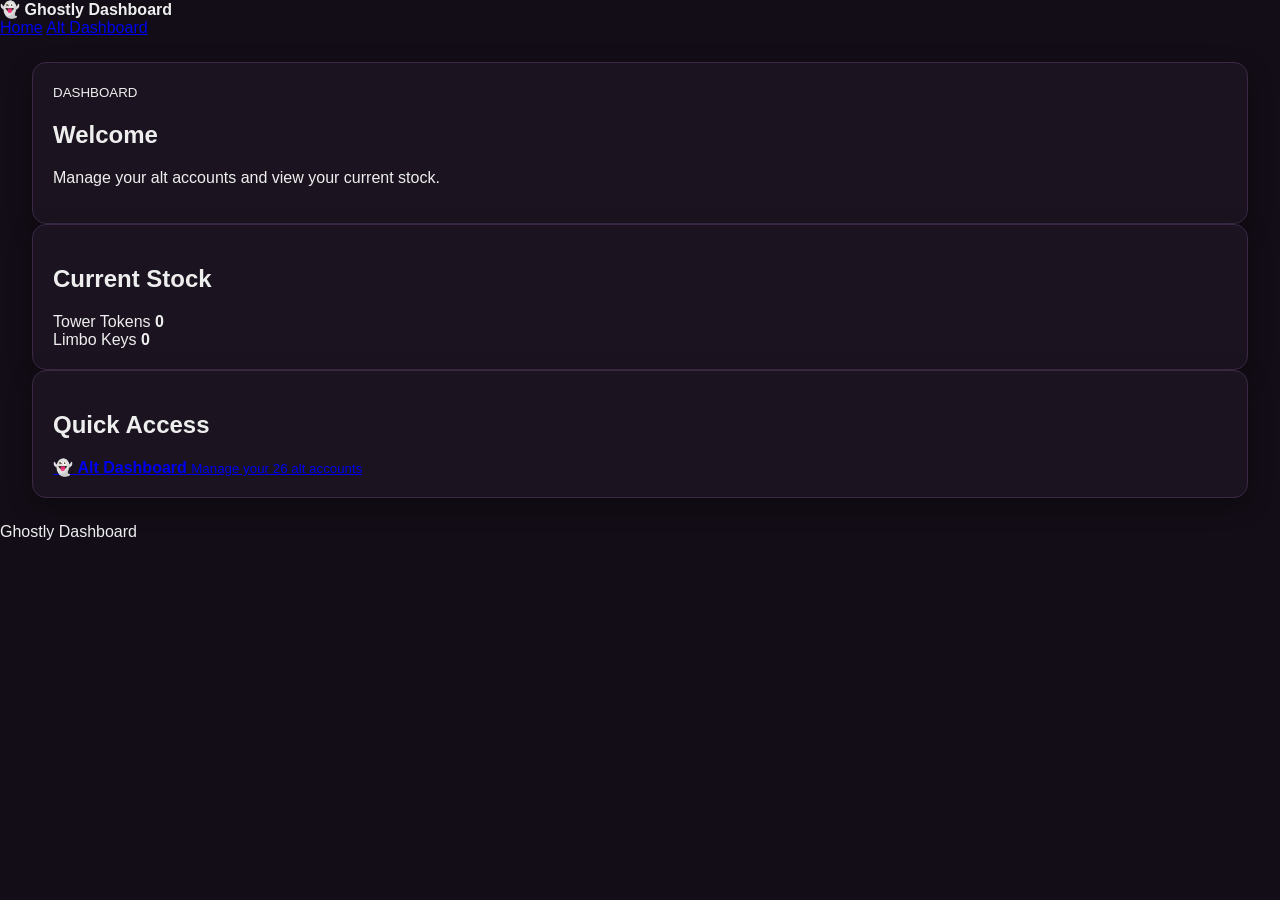
<file: index.html>
<!doctype html>
<html lang="en">
<head>
    <meta charset="utf-8">
    <meta name="viewport" content="width=device-width,initial-scale=1">
    <title>Ghostly Dashboard</title>
    <link rel="stylesheet" href="style.css">
</head>

<body>

<nav>
    <b>👻 Ghostly Dashboard</b>

    <div>
        <a class="active" href="index.html">Home</a>
        <a href="alts.html">Alt Dashboard</a>
    </div>
</nav>

<main>

    <section class="hero card">
        <small>DASHBOARD</small>
        <h1>Welcome</h1>
        <p>Manage your alt accounts and view your current stock.</p>
    </section>

    <section class="grid two">

        <article class="card">
            <h2>Current Stock</h2>

            <div class="stock">

                <div>
                    <span>Tower Tokens</span>
                    <strong id="tokens">0</strong>
                </div>

                <div>
                    <span>Limbo Keys</span>
                    <strong id="keys">0</strong>
                </div>

            </div>
        </article>


        <article class="card">

            <h2>Quick Access</h2>

            <a class="quick" href="alts.html">
                👻
                <b>Alt Dashboard</b>
                <small>Manage your 26 alt accounts</small>
            </a>

        </article>

    </section>

</main>

<footer>
    Ghostly Dashboard
</footer>

<script src="alts.js"></script>

</body>
</html>
</file>
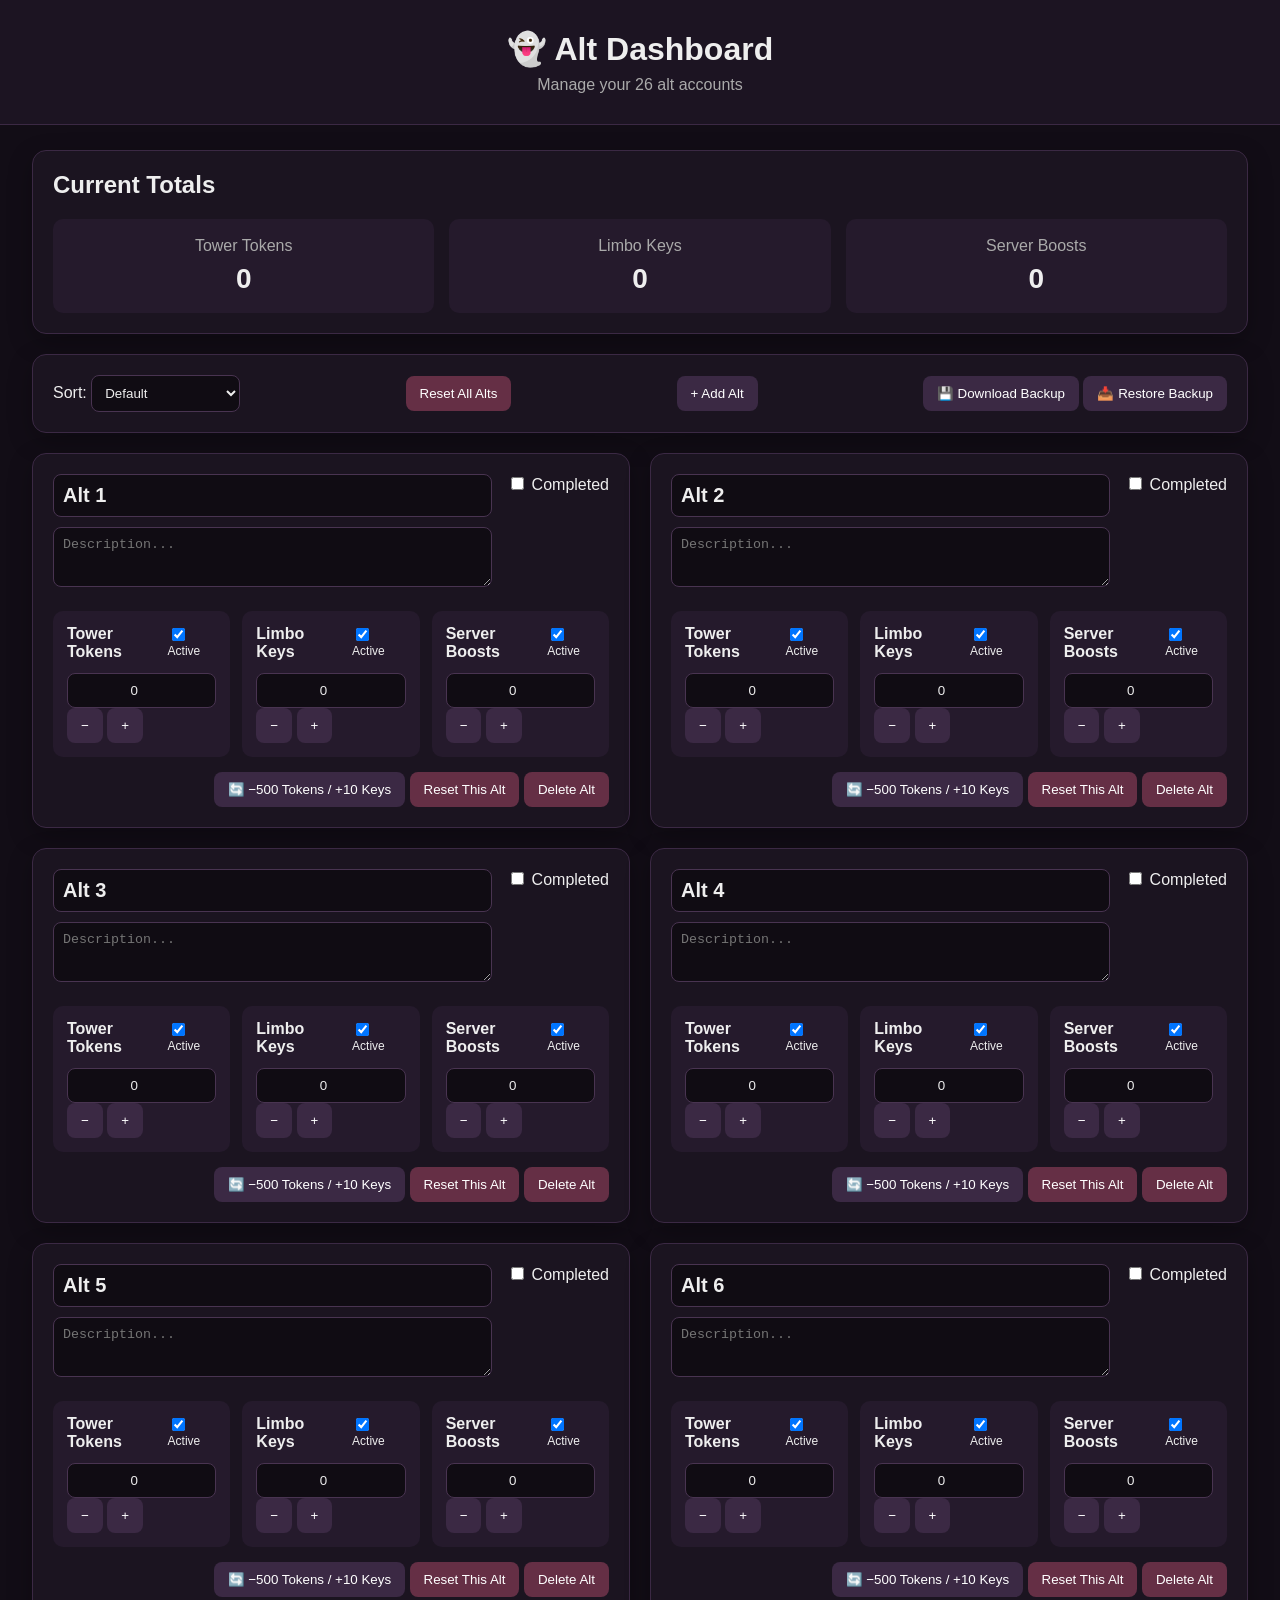
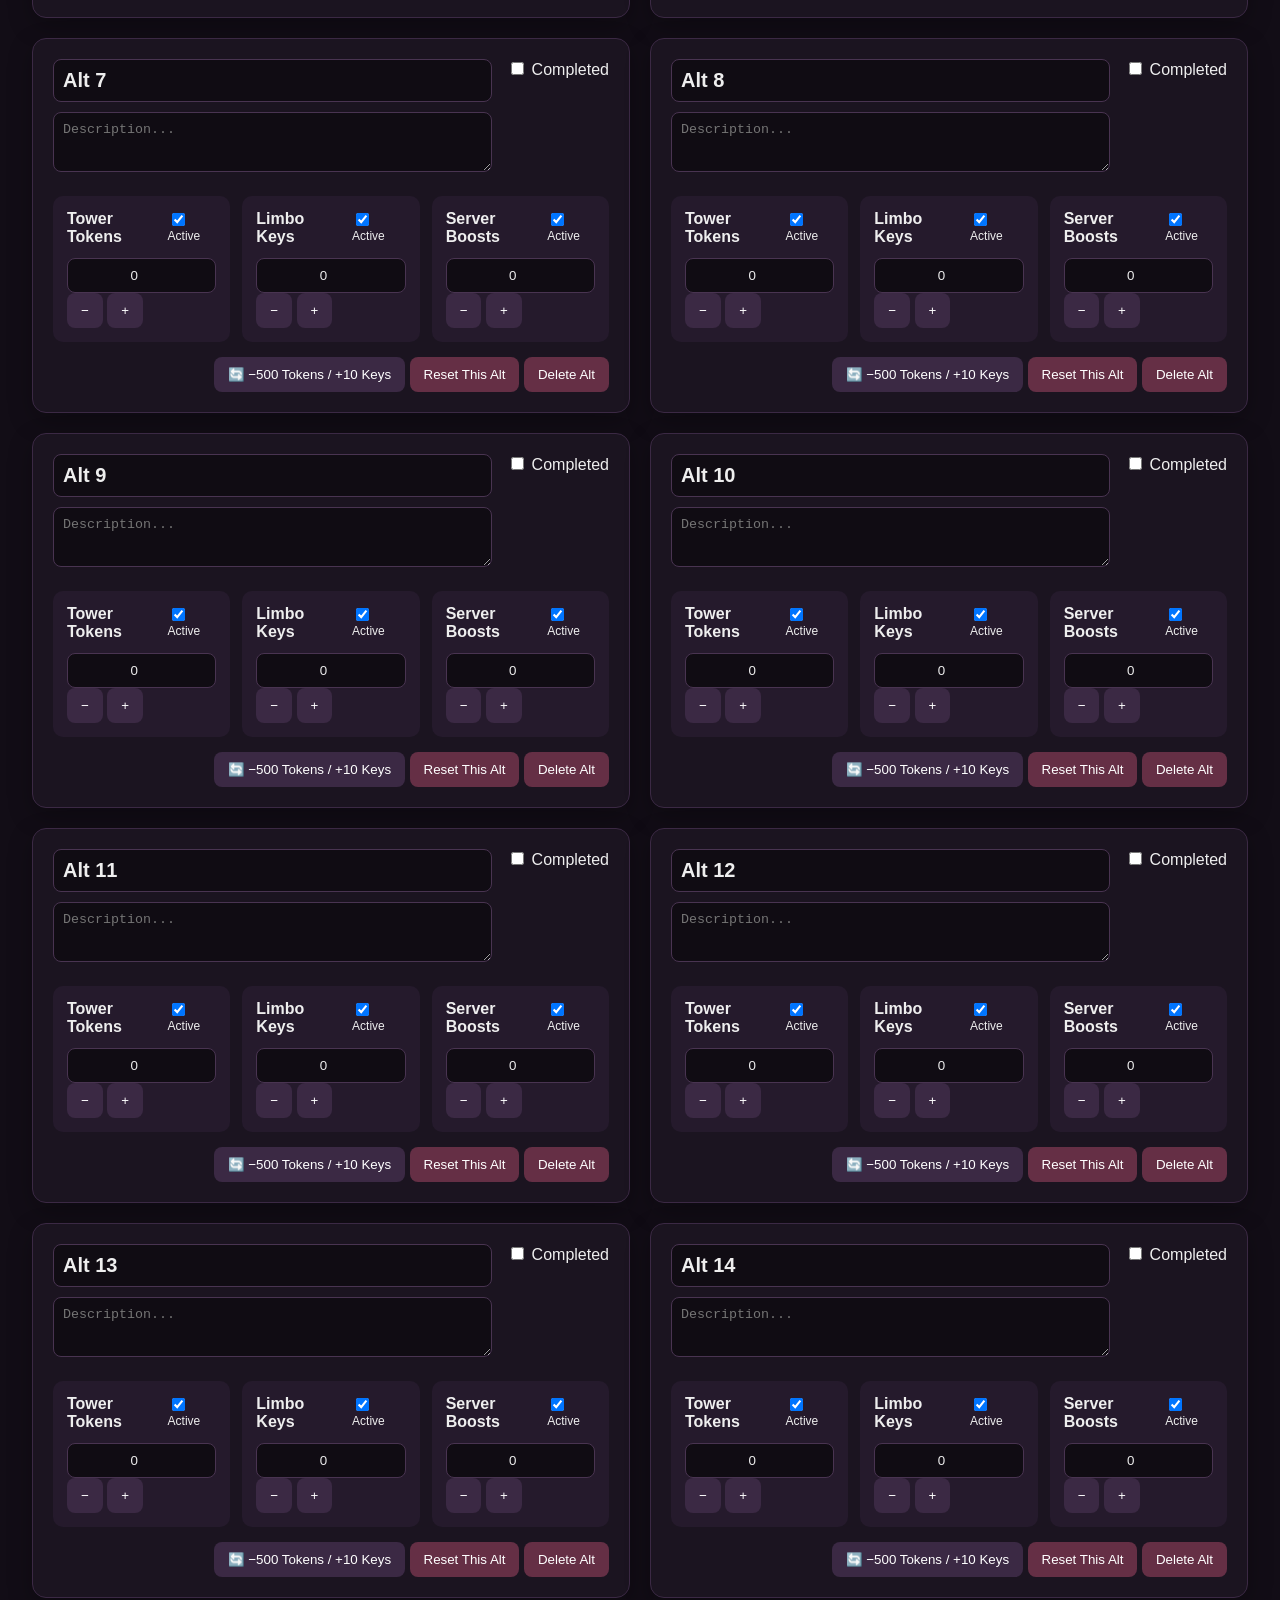
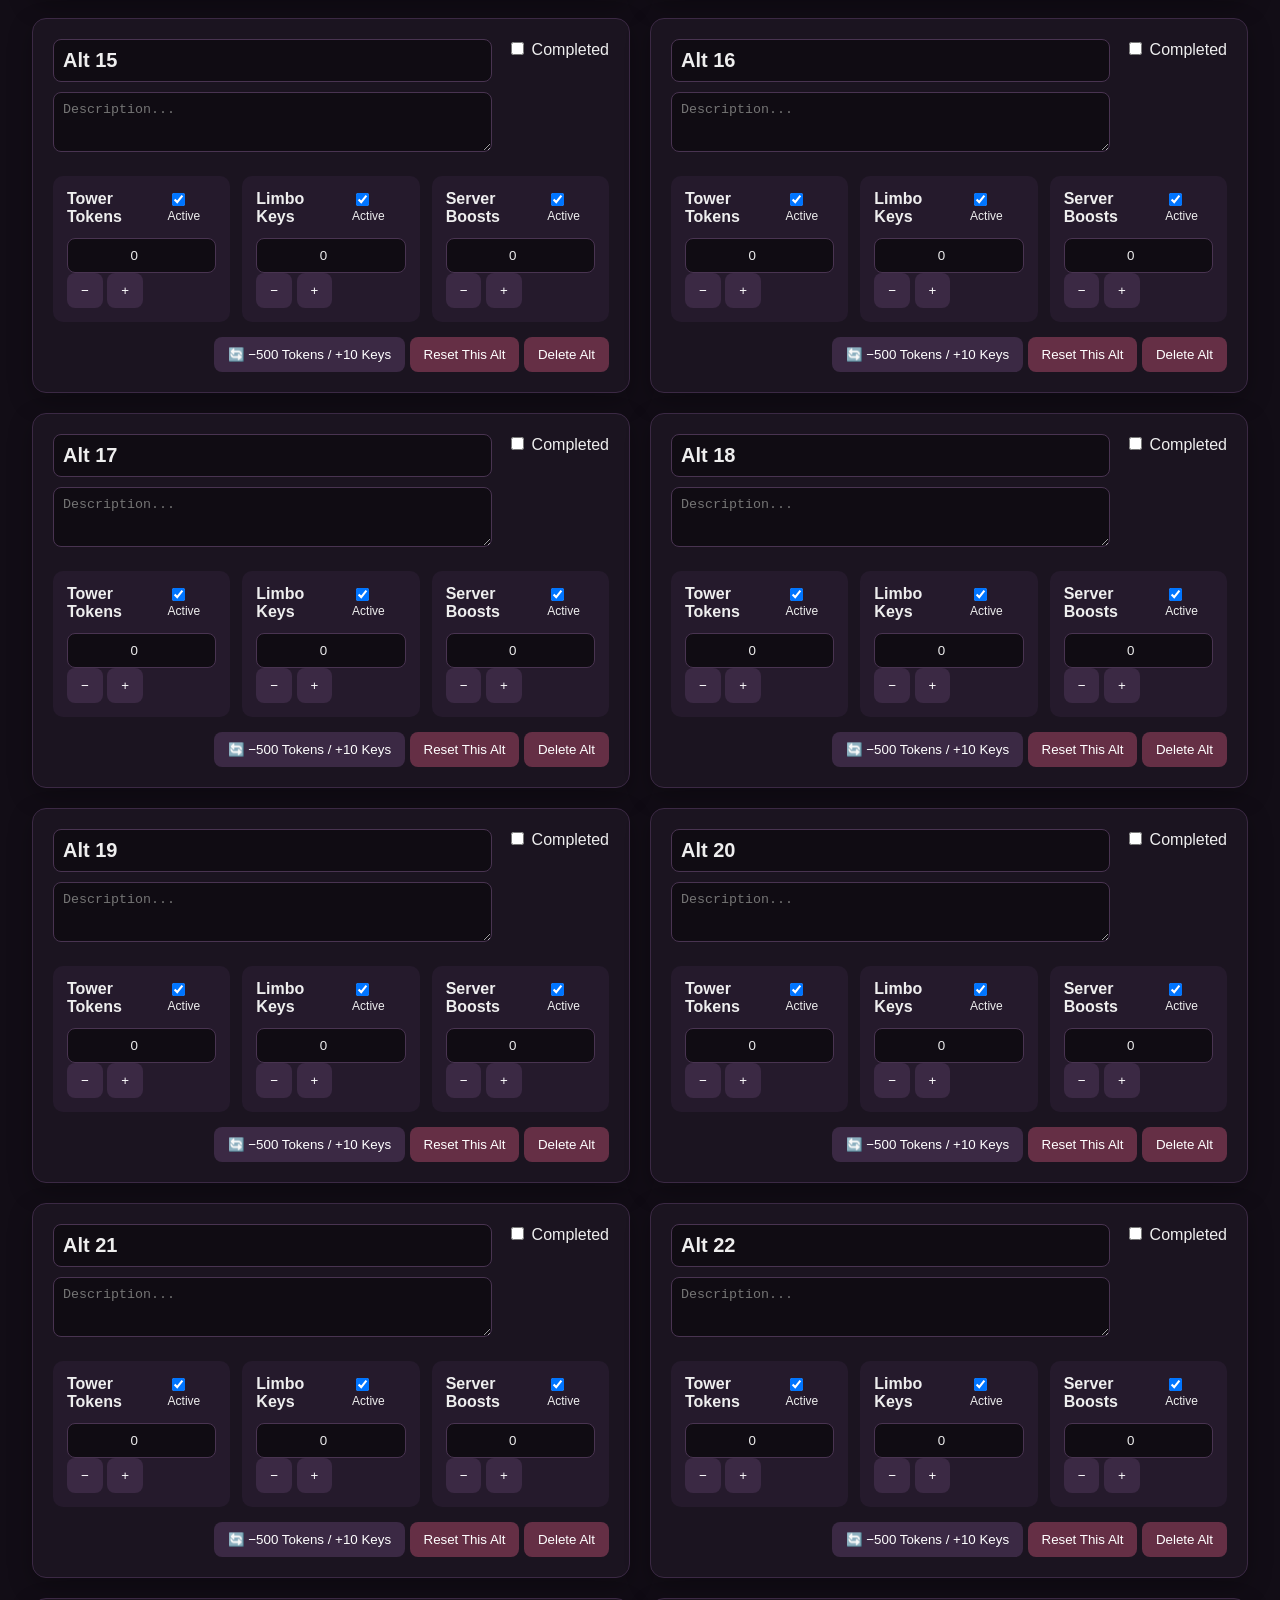
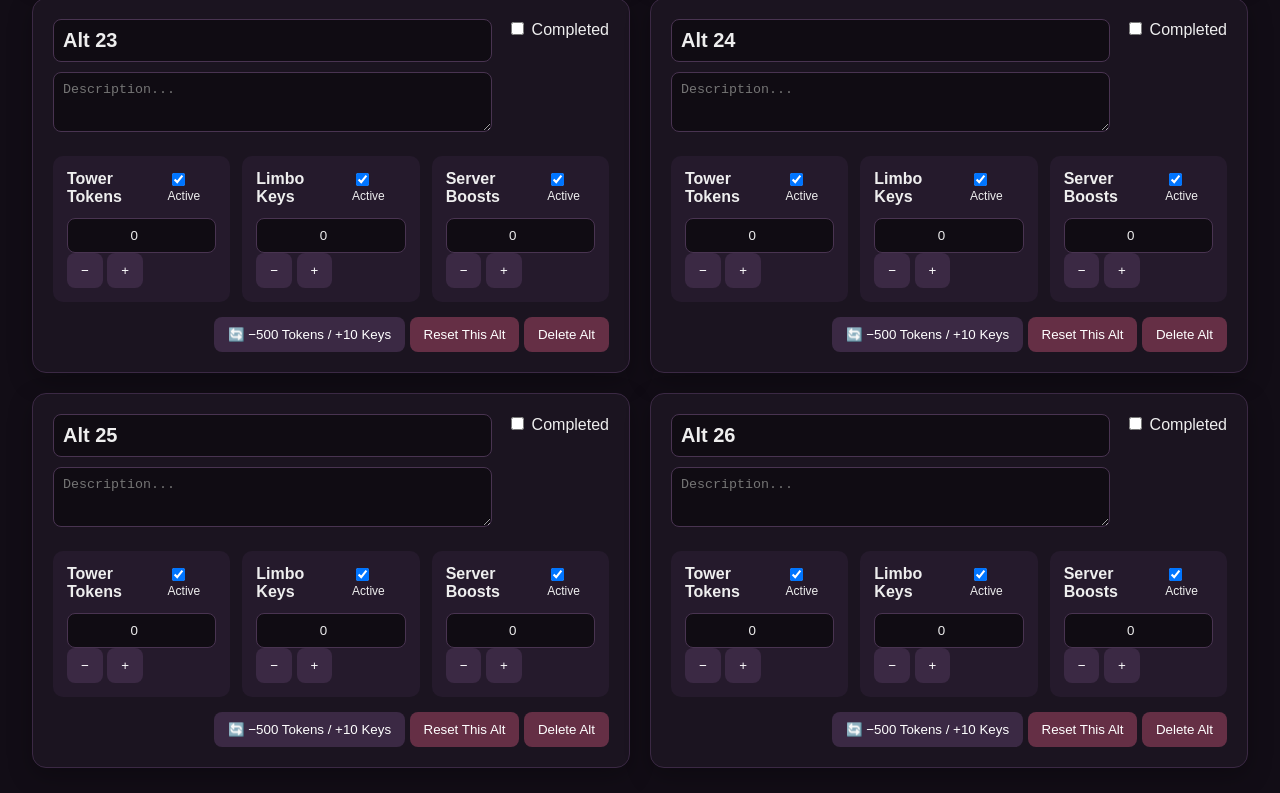
<file: alts.html>
<!DOCTYPE html>
<html lang="en">
<head>
    <meta charset="UTF-8">
    <meta name="viewport" content="width=device-width, initial-scale=1.0">
    <title>Alt Dashboard</title>
    <link rel="stylesheet" href="style.css">
</head>

<body>

<header>
    <h1>👻 Alt Dashboard</h1>
    <p>Manage your 26 alt accounts</p>
</header>

<main>

    <section class="totals card">
        <h2>Current Totals</h2>

        <div class="total-grid">
            <div>
                <span>Tower Tokens</span>
                <strong id="totalTokens">0</strong>
            </div>

            <div>
                <span>Limbo Keys</span>
                <strong id="totalKeys">0</strong>
            </div>

            <div>
                <span>Server Boosts</span>
                <strong id="totalBoosts">0</strong>
            </div>
        </div>
    </section>


    <section class="controls card">

    <label>
        Sort:
        <select id="sortSelect">
            <option value="default">Default</option>
            <option value="completed">Completed First</option>
            <option value="uncompleted">Uncompleted First</option>
        </select>
    </label>

    <button id="resetAll" class="danger">
        Reset All Alts
    </button>

    <button id="addAlt" class="add-alt">
        + Add Alt
    </button>

    <div class="backup-controls">

        <button id="downloadBackup">
            💾 Download Backup
        </button>

        <button id="restoreBackup">
            📥 Restore Backup
        </button>

        <input
            type="file"
            id="backupFile"
            accept=".json"
            hidden
        >

    </div>

</section>

    <section id="altsContainer" class="alts-grid"></section>

</main>
<script src="alts.js"></script>

</body>
</html>
</file>
<file: style.css>
* {
    box-sizing: border-box;
}

body {
    margin: 0;
    font-family: Arial, sans-serif;
    background: #120d16;
    color: #eee;
}

header {
    text-align: center;
    padding: 30px 20px;
    background: #1c1422;
    border-bottom: 1px solid #3b2944;
}

header h1 {
    margin: 0;
    font-size: 32px;
}

header p {
    margin: 8px 0 0;
    color: #aaa;
}

main {
    width: min(1400px, 95%);
    margin: 25px auto;
}

.card,
.alt-card {
    background: #1b1420;
    border: 1px solid #3b2944;
    border-radius: 14px;
    padding: 20px;
    box-shadow: 0 8px 25px rgba(0,0,0,.25);
}

.totals {
    margin-bottom: 20px;
}

.totals h2 {
    margin-top: 0;
}

.total-grid {
    display: grid;
    grid-template-columns: repeat(3, 1fr);
    gap: 15px;
}

.total-grid div {
    padding: 18px;
    border-radius: 10px;
    background: #251a2c;
    text-align: center;
}

.total-grid span {
    display: block;
    color: #aaa;
    margin-bottom: 8px;
}

.total-grid strong {
    font-size: 28px;
}

.controls {
    display: flex;
    justify-content: space-between;
    align-items: center;
    margin-bottom: 20px;
    gap: 15px;
}

select,
input,
textarea {
    background: #100c13;
    color: #eee;
    border: 1px solid #493451;
    border-radius: 8px;
    padding: 9px;
}

button {
    border: 0;
    border-radius: 8px;
    padding: 10px 14px;
    cursor: pointer;
    background: #3b2944;
    color: white;
}

button:hover {
    filter: brightness(1.2);
}

button:disabled {
    opacity: .35;
    cursor: not-allowed;
}

button.danger,
.reset-alt {
    background: #652f45;
}

.alts-grid {
    display: grid;
    grid-template-columns: repeat(2, 1fr);
    gap: 20px;
}

.alt-card.completed {
    border-color: #6f507c;
    opacity: .75;
}

.alt-header {
    display: flex;
    justify-content: space-between;
    gap: 15px;
    margin-bottom: 20px;
}

.alt-name {
    width: 100%;
    font-size: 20px;
    font-weight: bold;
    margin-bottom: 10px;
}

.description {
    width: 100%;
    min-height: 60px;
    resize: vertical;
}

.completed-check {
    white-space: nowrap;
}

.counter-grid {
    display: grid;
    grid-template-columns: repeat(3, 1fr);
    gap: 12px;
}

.counter {
    background: #251a2c;
    padding: 14px;
    border-radius: 10px;
}

.counter.disabled {
    opacity: .45;
}

.counter-title {
    display: flex;
    justify-content: space-between;
    gap: 8px;
    margin-bottom: 12px;
    font-weight: bold;
}

.counter-title label {
    font-size: 12px;
    font-weight: normal;
}

.counter-controls {
    display: grid;
    grid-template-columns: 40px 1fr 40px;
    gap: 5px;
}

.counter-input {
    width: 100%;
    text-align: center;
}

.counter-controls button {
    font-size: 20px;
    padding: 4px;
}

.alt-actions {
    margin-top: 15px;
    text-align: right;
}

@media (max-width: 900px) {

    .alts-grid {
        grid-template-columns: 1fr;
    }

    .total-grid {
        grid-template-columns: 1fr;
    }

}

@media (max-width: 600px) {

    .alt-header {
        flex-direction: column;
    }

    .counter-grid {
        grid-template-columns: 1fr;
    }

    .controls {
        flex-direction: column;
        align-items: stretch;
    }

}
</file>
